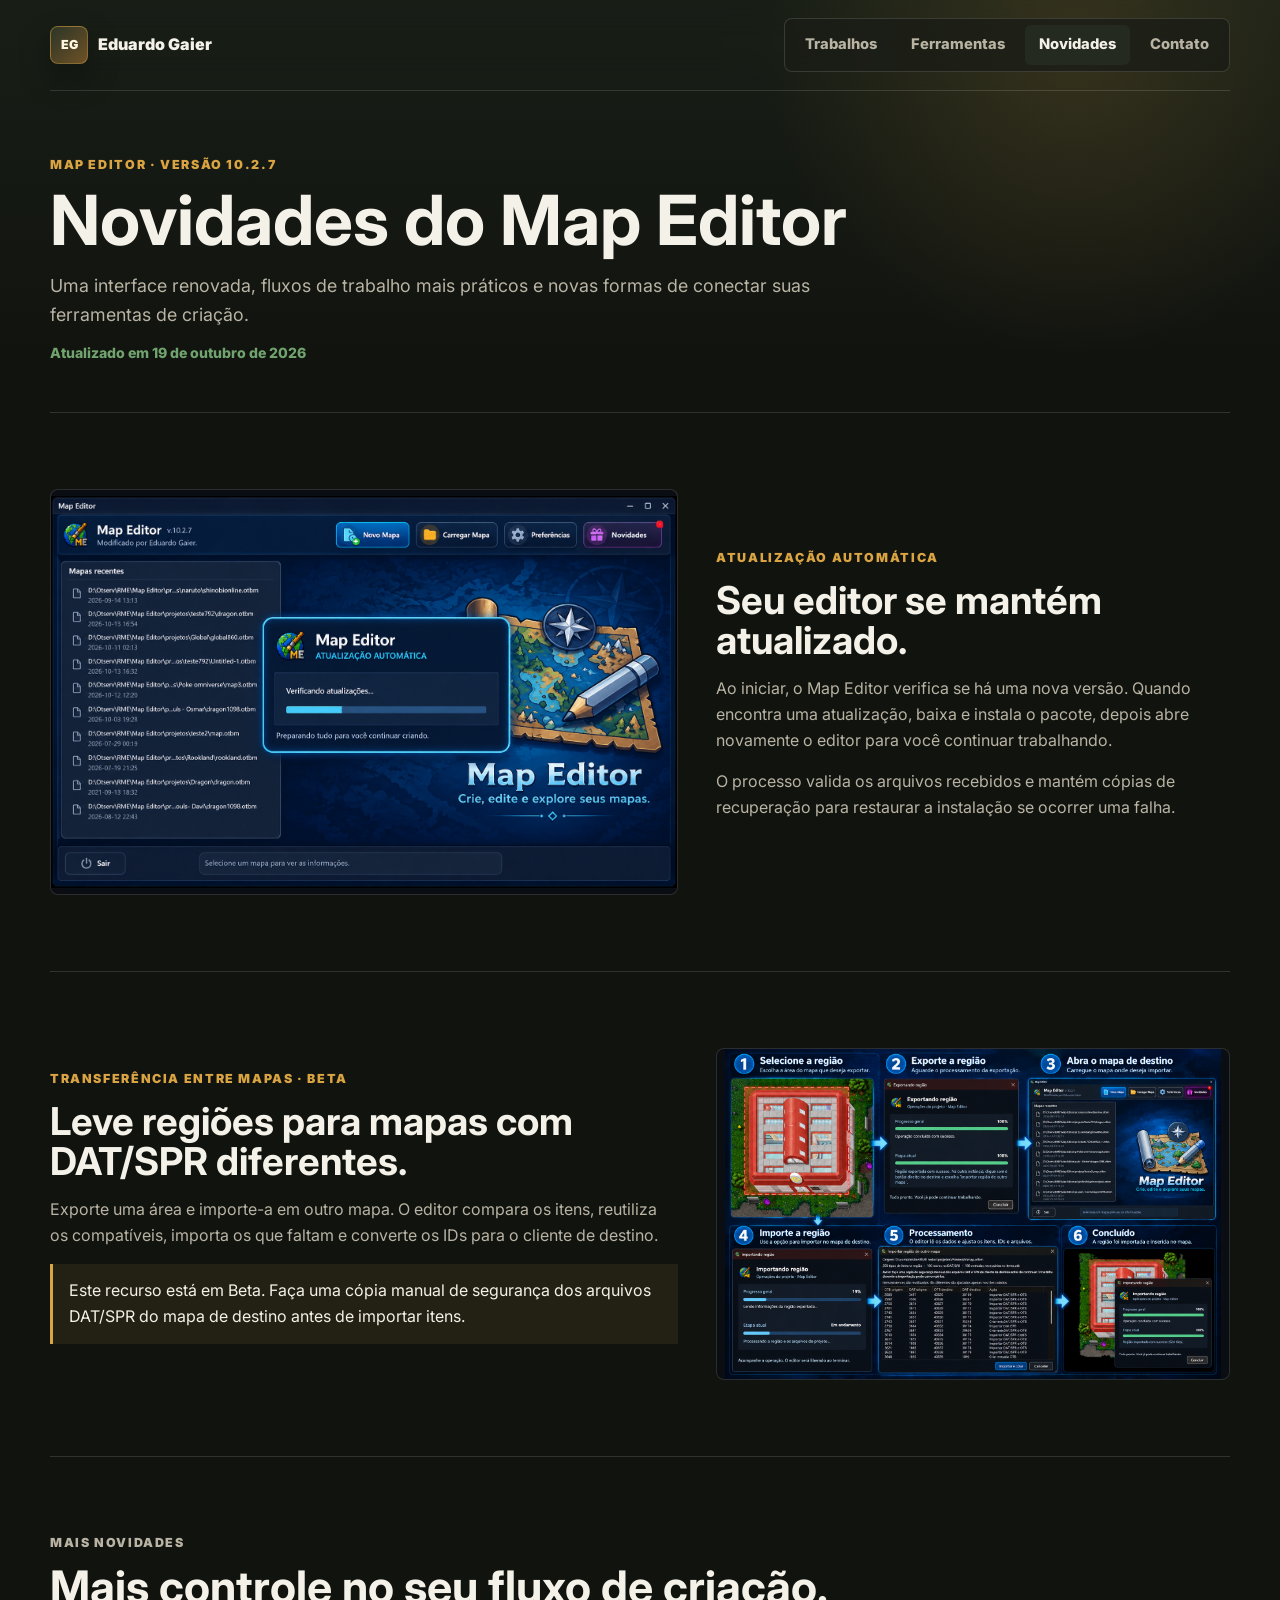
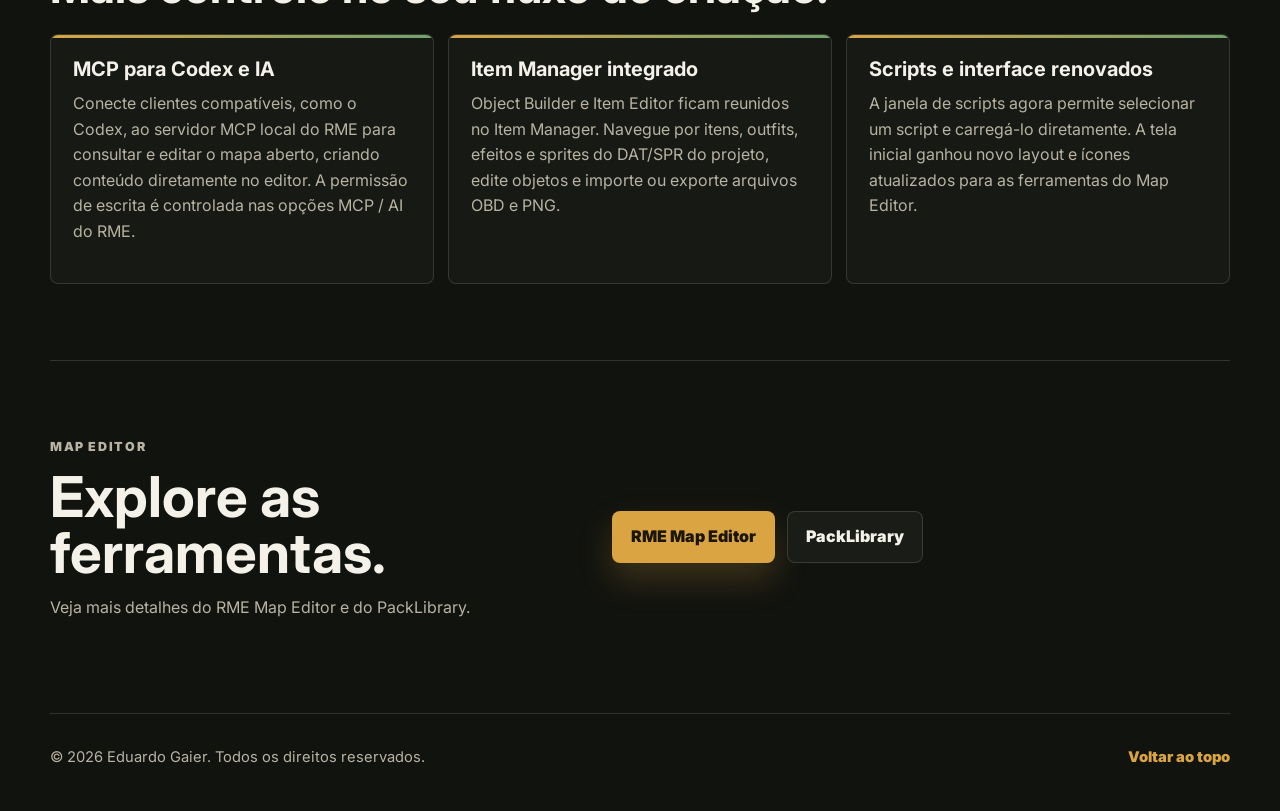
<file: novidades.html>
<!doctype html>
<html lang="pt-BR">
  <head>
    <meta charset="utf-8" />
    <meta name="viewport" content="width=device-width, initial-scale=1" />
    <meta
      name="description"
      content="Conheça as novidades do Map Editor de Eduardo Gaier: atualização automática, integração MCP com Codex, Item Manager e transferência entre mapas."
    />
    <meta name="theme-color" content="#1a4f43" />
    <title>Novidades do Map Editor | Eduardo Gaier</title>
    <link rel="preconnect" href="https://fonts.googleapis.com" />
    <link rel="preconnect" href="https://fonts.gstatic.com" crossorigin />
    <link
      href="https://fonts.googleapis.com/css2?family=Inter:wght@400;600;700;800;900&display=swap"
      rel="stylesheet"
    />
    <link rel="stylesheet" href="styles.css" />
  </head>
  <body>
    <header class="site-header">
      <a class="logo" href="index.html#inicio" aria-label="Voltar para o início">
        <span class="logo-mark" aria-hidden="true">EG</span>
        <span>Eduardo Gaier</span>
      </a>

      <nav class="nav" aria-label="Navegação principal">
        <a href="index.html#trabalhos">Trabalhos</a>
        <a href="rme.html">Ferramentas</a>
        <a href="novidades.html" aria-current="page">Novidades</a>
        <a href="index.html#contato">Contato</a>
      </nav>
    </header>

    <main>
      <section class="news-heading section-band" aria-labelledby="news-title">
        <p class="eyebrow">Map Editor · versão 10.2.7</p>
        <h1 id="news-title">Novidades do Map Editor</h1>
        <p class="news-lead">
          Uma interface renovada, fluxos de trabalho mais práticos e novas formas
          de conectar suas ferramentas de criação.
        </p>
        <p class="news-date">Atualizado em 19 de outubro de 2026</p>
      </section>

      <section class="news-entry section-band" aria-labelledby="auto-update-title">
        <div class="news-image">
          <img
            src="images/novidades/atualizacao-automatica.png"
            alt="Tela do Map Editor verificando e instalando uma atualização automaticamente"
          />
        </div>
        <div class="news-copy">
          <p class="eyebrow">Atualização automática</p>
          <h2 id="auto-update-title">Seu editor se mantém atualizado.</h2>
          <p>
            Ao iniciar, o Map Editor verifica se há uma nova versão. Quando encontra
            uma atualização, baixa e instala o pacote, depois abre novamente o editor
            para você continuar trabalhando.
          </p>
          <p>
            O processo valida os arquivos recebidos e mantém cópias de recuperação
            para restaurar a instalação se ocorrer uma falha.
          </p>
        </div>
      </section>

      <section class="news-entry section-band" aria-labelledby="region-transfer-title">
        <div class="news-copy">
          <p class="eyebrow">Transferência entre mapas · Beta</p>
          <h2 id="region-transfer-title">Leve regiões para mapas com DAT/SPR diferentes.</h2>
          <p>
            Exporte uma área e importe-a em outro mapa. O editor compara os itens,
            reutiliza os compatíveis, importa os que faltam e converte os IDs para
            o cliente de destino.
          </p>
          <p class="news-notice">
            Este recurso está em Beta. Faça uma cópia manual de segurança dos arquivos
            DAT/SPR do mapa de destino antes de importar itens.
          </p>
        </div>
        <div class="news-image">
          <img
            src="images/novidades/transferencia-regioes.png"
            alt="Guia visual em seis etapas para exportar uma região e importá-la em outro mapa"
          />
        </div>
      </section>

      <section class="news-tools section-band" aria-labelledby="news-tools-title">
        <div class="section-heading">
          <p class="eyebrow">Mais novidades</p>
          <h2 id="news-tools-title">Mais controle no seu fluxo de criação.</h2>
        </div>
        <div class="craft-list news-feature-list">
          <article>
            <h3>MCP para Codex e IA</h3>
            <p>
              Conecte clientes compatíveis, como o Codex, ao servidor MCP local do RME
              para consultar e editar o mapa aberto, criando conteúdo diretamente no
              editor. A permissão de escrita é controlada nas opções MCP / AI do RME.
            </p>
          </article>
          <article>
            <h3>Item Manager integrado</h3>
            <p>
              Object Builder e Item Editor ficam reunidos no Item Manager. Navegue por
              itens, outfits, efeitos e sprites do DAT/SPR do projeto, edite objetos e
              importe ou exporte arquivos OBD e PNG.
            </p>
          </article>
          <article>
            <h3>Scripts e interface renovados</h3>
            <p>
              A janela de scripts agora permite selecionar um script e carregá-lo
              diretamente. A tela inicial ganhou novo layout e ícones atualizados para
              as ferramentas do Map Editor.
            </p>
          </article>
        </div>
      </section>

      <section class="contact section-band" aria-labelledby="news-contact-title">
        <div>
          <p class="eyebrow">Map Editor</p>
          <h2 id="news-contact-title">Explore as ferramentas.</h2>
          <p>Veja mais detalhes do RME Map Editor e do PackLibrary.</p>
        </div>
        <div class="contact-actions" aria-label="Páginas de ferramentas">
          <a class="button primary" href="rme.html">RME Map Editor</a>
          <a class="button secondary" href="packlibrary.html">PackLibrary</a>
        </div>
      </section>
    </main>

    <footer class="site-footer">
      <span>© <span id="year"></span> Eduardo Gaier. Todos os direitos reservados.</span>
      <a href="#news-title">Voltar ao topo</a>
    </footer>

    <script src="script.js"></script>
  </body>
</html>
</file>
<file: styles.css>
:root {
  color-scheme: dark;
  --bg: #11130f;
  --surface: #1a1d17;
  --surface-soft: #242a20;
  --text: #f4f1e8;
  --muted: #b8b3a3;
  --brand: #d9a441;
  --brand-dark: #9d642b;
  --accent: #70a36d;
  --line: rgba(244, 241, 232, 0.14);
  --shadow: 0 22px 70px rgba(0, 0, 0, 0.34);
}

* {
  box-sizing: border-box;
}

html {
  scroll-behavior: smooth;
}

body {
  margin: 0;
  min-width: 320px;
  background:
    linear-gradient(180deg, rgba(112, 163, 109, 0.08), transparent 360px),
    radial-gradient(circle at 84% 2%, rgba(217, 164, 65, 0.16), transparent 310px),
    var(--bg);
  color: var(--text);
  font-family: "Inter", system-ui, -apple-system, BlinkMacSystemFont, "Segoe UI", sans-serif;
  line-height: 1.6;
}

body.lightbox-open {
  overflow: hidden;
}

img {
  display: block;
  max-width: 100%;
}

a,
button {
  color: inherit;
  font: inherit;
}

a {
  text-decoration: none;
}

button {
  cursor: pointer;
}

.site-header {
  position: sticky;
  top: 0;
  z-index: 20;
  display: flex;
  align-items: center;
  justify-content: space-between;
  gap: 24px;
  width: min(1180px, calc(100% - 32px));
  margin: 0 auto;
  padding: 18px 0;
  backdrop-filter: blur(18px);
}

.logo,
.nav,
.hero-actions,
.contact-actions,
.site-footer {
  display: flex;
  align-items: center;
}

.logo {
  gap: 10px;
  font-weight: 900;
  letter-spacing: 0;
}

.logo-mark {
  display: grid;
  width: 38px;
  height: 38px;
  place-items: center;
  border: 1px solid rgba(217, 164, 65, 0.45);
  border-radius: 8px;
  background: linear-gradient(135deg, #2c3527, #6e5126);
  color: #fff7df;
  font-size: 0.78rem;
  box-shadow: 0 14px 32px rgba(0, 0, 0, 0.3);
}

.nav {
  gap: 6px;
  padding: 6px;
  border: 1px solid var(--line);
  border-radius: 8px;
  background: rgba(26, 29, 23, 0.78);
}

.nav a {
  padding: 8px 14px;
  border-radius: 6px;
  color: var(--muted);
  font-size: 0.92rem;
  font-weight: 800;
  white-space: nowrap;
}

.nav a:hover,
.nav a:focus-visible,
.nav a[aria-current="page"] {
  background: var(--surface-soft);
  color: var(--text);
}

.hero,
.section-band,
.site-footer {
  width: min(1180px, calc(100% - 32px));
  margin: 0 auto;
}

.hero {
  display: grid;
  grid-template-columns: minmax(0, 0.95fr) minmax(320px, 0.9fr);
  gap: 42px;
  align-items: center;
  min-height: calc(100vh - 74px);
  padding: 44px 0 74px;
}

.hero-media {
  overflow: hidden;
  border: 1px solid var(--line);
  border-radius: 8px;
  background: var(--surface);
  box-shadow: var(--shadow);
}

.hero-media img {
  width: 100%;
  height: clamp(320px, 52vw, 620px);
  object-fit: cover;
}

.home-hero h1 {
  font-size: clamp(2.6rem, 5.8vw, 5.2rem);
  line-height: 0.98;
}

.rme-hero,
.tool-hero {
  position: relative;
  isolation: isolate;
  display: flex;
  align-items: center;
  justify-content: flex-end;
  min-height: clamp(520px, 48vw, 610px);
  margin-top: 46px;
  padding: 34px;
  border: 1px solid var(--line);
  border-radius: 8px;
  box-shadow: var(--shadow);
}

.rme-hero {
  background:
    linear-gradient(90deg, rgba(17, 19, 15, 0.28), rgba(17, 19, 15, 0.94) 58%),
    url("images/rme/rmeintro.png") left center / cover no-repeat,
    rgba(26, 29, 23, 0.68);
}

.tool-hero {
  background:
    linear-gradient(90deg, rgba(17, 19, 15, 0.2), rgba(17, 19, 15, 0.95) 58%),
    url("images/ferramentas/ferramentas.png") left center / cover no-repeat,
    rgba(26, 29, 23, 0.68);
}

.rme-hero .hero-content,
.tool-hero .hero-content {
  max-width: 520px;
  padding: clamp(20px, 3vw, 42px) 0;
}

.rme-hero h1,
.tool-hero h1 {
  font-size: clamp(2.35rem, 4.2vw, 4rem);
  line-height: 0.98;
}

.rme-hero .hero-copy,
.tool-hero .hero-copy {
  max-width: 500px;
  margin-bottom: 24px;
  font-size: 1rem;
}

.hero-content {
  max-width: 640px;
}

.eyebrow {
  margin: 0 0 12px;
  color: var(--brand);
  font-size: 0.78rem;
  font-weight: 900;
  letter-spacing: 0.13em;
  text-transform: uppercase;
}

h1,
h2,
h3,
p {
  margin-top: 0;
}

h1 {
  margin-bottom: 20px;
  font-size: clamp(3rem, 7.5vw, 6.7rem);
  line-height: 0.94;
  letter-spacing: 0;
}

h2 {
  margin-bottom: 14px;
  font-size: clamp(2.1rem, 4.4vw, 4rem);
  line-height: 1;
  letter-spacing: 0;
}

h3 {
  margin-bottom: 10px;
  font-size: 1.25rem;
  line-height: 1.2;
}

.hero-copy,
.section-heading p,
.intro p,
.intro-lead,
.craft-list p,
.work-copy p,
.tools p,
.testimonial-card p,
.testimonial-card span,
.contact p {
  color: var(--muted);
}

.hero-copy {
  max-width: 600px;
  margin-bottom: 30px;
  font-size: 1.12rem;
}

.hero-actions,
.contact-actions {
  flex-wrap: wrap;
  gap: 12px;
}

.button {
  display: inline-flex;
  align-items: center;
  justify-content: center;
  min-height: 46px;
  padding: 12px 18px;
  border: 1px solid transparent;
  border-radius: 8px;
  font-weight: 900;
}

.button.primary {
  background: var(--brand);
  color: #1b160b;
  box-shadow: 0 16px 34px rgba(217, 164, 65, 0.22);
}

.button.primary:hover,
.button.primary:focus-visible {
  background: #f0bd59;
}

.button.secondary {
  border-color: var(--line);
  background: var(--surface);
  color: var(--text);
}

.section-band {
  padding: 76px 0;
  border-top: 1px solid var(--line);
}

.video-showcase {
  padding-top: 42px;
}

.video-showcase .section-heading {
  margin-bottom: 22px;
}

.video-showcase .section-heading h2 {
  font-size: clamp(1.9rem, 3vw, 2.8rem);
}

.video-frame {
  width: 100%;
  aspect-ratio: 16 / 9;
  overflow: hidden;
  border: 1px solid var(--line);
  border-radius: 8px;
  background: #080908;
  box-shadow: var(--shadow);
}

.video-frame iframe {
  display: block;
  width: 100%;
  height: 100%;
  border: 0;
}

.compact-band {
  padding: 34px 0;
}

main > .tool-menu:first-child {
  border-top: 0;
  padding-top: 24px;
}

.tool-menu {
  display: flex;
  align-items: center;
  justify-content: space-between;
  gap: 24px;
}

.tool-menu h2 {
  margin-bottom: 0;
  font-size: clamp(1.8rem, 3vw, 2.7rem);
}

.tool-switch {
  display: flex;
  gap: 8px;
  overflow-x: auto;
  padding: 6px;
  border: 1px solid var(--line);
  border-radius: 8px;
  background: rgba(12, 14, 11, 0.62);
}

.tool-switch a {
  flex: 0 0 auto;
  min-width: 150px;
  padding: 10px 14px;
  border: 1px solid transparent;
  border-radius: 6px;
  color: var(--muted);
  font-weight: 900;
  text-align: center;
  white-space: nowrap;
}

.tool-switch a:hover,
.tool-switch a:focus-visible,
.tool-switch a.active {
  border-color: rgba(217, 164, 65, 0.58);
  background: rgba(217, 164, 65, 0.14);
  color: var(--text);
}

.intro {
  display: grid;
  grid-template-columns: minmax(0, 0.72fr) minmax(320px, 1fr);
  gap: 34px;
}

.craft-list,
.intro-grid,
.tool-list {
  display: grid;
  grid-template-columns: repeat(2, minmax(0, 1fr));
  gap: 14px;
}

.feature-strip {
  display: grid;
  grid-template-columns: minmax(0, 0.72fr) minmax(320px, 1fr);
  gap: 34px;
  align-items: start;
}

.feature-strip > .section-heading {
  margin-bottom: 0;
}

.feature-strip > .craft-list {
  grid-column: 1 / -1;
}

.split-copy {
  display: grid;
  grid-template-columns: minmax(260px, 0.72fr) minmax(320px, 1fr);
  gap: 42px;
  align-items: start;
}

.split-copy .eyebrow {
  grid-column: 1 / -1;
  margin-bottom: 0;
}

.split-copy h2,
.split-copy .intro-lead {
  margin-bottom: 0;
}

.split-copy h2 {
  font-size: clamp(1.9rem, 2.9vw, 3rem);
  line-height: 1.05;
}

.split-copy .intro-lead {
  max-width: 560px;
  font-size: 1.02rem;
}

.stats-grid {
  display: grid;
  grid-template-columns: repeat(2, minmax(0, 1fr));
  gap: 14px;
}

.stats-grid article {
  min-height: 138px;
  padding: 22px;
  border: 1px solid var(--line);
  border-radius: 8px;
  background:
    linear-gradient(135deg, rgba(112, 163, 109, 0.15), transparent 54%),
    rgba(26, 29, 23, 0.78);
}

.stats-grid strong,
.stats-grid span {
  display: block;
}

.stats-grid strong {
  color: var(--text);
  font-size: clamp(1.55rem, 3vw, 2.35rem);
  line-height: 1;
}

.stats-grid span {
  margin-top: 10px;
  color: var(--brand);
  font-size: 0.82rem;
  font-weight: 900;
  letter-spacing: 0.11em;
  text-transform: uppercase;
}

.craft-list article,
.intro article,
.tool-list article {
  min-height: 190px;
  padding: 22px;
  border: 1px solid var(--line);
  border-radius: 8px;
  background: rgba(26, 29, 23, 0.72);
}

.craft-list article {
  position: relative;
  overflow: hidden;
}

.craft-list article::before {
  content: "";
  position: absolute;
  top: 0;
  left: 0;
  width: 100%;
  height: 3px;
  background: linear-gradient(90deg, var(--brand), var(--accent));
}

.intro article span {
  display: block;
  margin-bottom: 28px;
  color: rgba(217, 164, 65, 0.56);
  font-size: 2rem;
  font-weight: 900;
  line-height: 1;
}

.section-heading {
  max-width: 760px;
  margin-bottom: 24px;
}

.news-heading {
  padding-top: 64px;
  padding-bottom: 48px;
}

.news-heading h1 {
  max-width: 900px;
  margin-bottom: 18px;
  font-size: clamp(2.7rem, 5.4vw, 5rem);
  line-height: 0.98;
}

.news-lead {
  max-width: 760px;
  margin-bottom: 12px;
  color: var(--muted);
  font-size: 1.12rem;
}

.news-date {
  margin-bottom: 0;
  color: var(--accent);
  font-size: 0.88rem;
  font-weight: 800;
}

.news-entry {
  display: grid;
  grid-template-columns: minmax(0, 1.1fr) minmax(320px, 0.9fr);
  gap: 38px;
  align-items: center;
}

.news-image {
  overflow: hidden;
  border: 1px solid var(--line);
  border-radius: 8px;
  background: #0a0d12;
}

.news-image img {
  width: 100%;
  aspect-ratio: 1.55 / 1;
  object-fit: contain;
}

.news-copy h2 {
  margin-bottom: 16px;
  font-size: clamp(1.9rem, 3vw, 3rem);
  line-height: 1.05;
}

.news-copy p:not(.eyebrow) {
  color: var(--muted);
}

.news-notice {
  padding: 14px 16px;
  border-left: 3px solid var(--brand);
  background: rgba(217, 164, 65, 0.09);
  color: var(--text) !important;
}

.news-tools > .section-heading {
  max-width: 820px;
}

.news-tools > .section-heading h2 {
  font-size: clamp(2rem, 3.5vw, 3rem);
}

.news-feature-list {
  grid-template-columns: repeat(3, minmax(0, 1fr));
}

.work-tabs {
  display: flex;
  gap: 8px;
  overflow-x: auto;
  padding: 0 0 14px;
  scrollbar-width: thin;
}

.work-tab {
  flex: 0 0 auto;
  padding: 10px 14px;
  border: 1px solid var(--line);
  border-radius: 8px;
  background: var(--surface);
  color: var(--muted);
  font-weight: 900;
}

.work-tab:hover,
.work-tab:focus-visible,
.work-tab.active {
  border-color: rgba(217, 164, 65, 0.65);
  background: rgba(217, 164, 65, 0.14);
  color: var(--text);
}

.work-panels {
  margin-top: 18px;
}

.work-panel {
  display: none;
  grid-template-columns: minmax(220px, 0.32fr) minmax(0, 1fr);
  gap: 20px;
  align-items: stretch;
}

.work-panel.active {
  display: grid;
}

.work-copy {
  padding: 24px;
  border: 1px solid var(--line);
  border-radius: 8px;
  background: var(--surface);
}

.work-copy span {
  color: var(--brand);
  font-size: 0.75rem;
  font-weight: 900;
  letter-spacing: 0.12em;
  text-transform: uppercase;
}

.carousel {
  position: relative;
  overflow: hidden;
  min-height: 388px;
  border: 1px solid var(--line);
  border-radius: 8px;
  background: #0c0e0b;
}

.carousel-track {
  display: grid;
  grid-auto-columns: minmax(72%, 1fr);
  grid-auto-flow: column;
  gap: 14px;
  height: 100%;
  overflow-x: auto;
  padding: 18px;
  scroll-behavior: smooth;
  scroll-snap-type: x mandatory;
  scrollbar-width: none;
}

.carousel-track::-webkit-scrollbar {
  display: none;
}

.gallery-image {
  position: relative;
  display: block;
  width: 100%;
  height: 350px;
  overflow: hidden;
  padding: 0;
  border: 0;
  border-radius: 8px;
  background: #151812;
  cursor: zoom-in;
  scroll-snap-align: center;
}

.gallery-image img {
  width: 100%;
  height: 100%;
  object-fit: cover;
  transition: filter 180ms ease;
}

.gallery-image.titled img {
  height: calc(100% - 54px);
  padding-bottom: 0;
  background: #151812;
  object-fit: contain;
}

.gallery-caption {
  position: absolute;
  right: 0;
  bottom: 0;
  left: 0;
  min-height: 54px;
  padding: 14px 16px;
  border-top: 1px solid rgba(244, 241, 232, 0.14);
  background: rgba(12, 14, 11, 0.94);
  color: var(--text);
  font-size: 0.95rem;
  font-weight: 900;
  text-align: left;
}

.gallery-image:hover img,
.gallery-image:focus-visible img {
  filter: brightness(1.08);
}

.carousel-arrow,
.lightbox-close,
.lightbox-nav {
  display: grid;
  place-items: center;
  border: 1px solid rgba(244, 241, 232, 0.18);
  border-radius: 8px;
  background: rgba(17, 19, 15, 0.82);
  color: var(--text);
  box-shadow: 0 16px 40px rgba(0, 0, 0, 0.34);
}

.carousel-arrow {
  position: absolute;
  top: 50%;
  z-index: 3;
  width: 44px;
  height: 58px;
  transform: translateY(-50%);
  font-size: 2.1rem;
  line-height: 1;
}

.carousel-arrow:hover,
.carousel-arrow:focus-visible,
.lightbox-close:hover,
.lightbox-close:focus-visible,
.lightbox-nav:hover,
.lightbox-nav:focus-visible {
  border-color: rgba(217, 164, 65, 0.78);
  background: rgba(36, 42, 32, 0.96);
}

.carousel-arrow.prev {
  left: 16px;
}

.carousel-arrow.next {
  right: 16px;
}

.tools {
  display: grid;
  grid-template-columns: minmax(0, 0.76fr) minmax(320px, 1fr);
  gap: 34px;
}

.rme-carousel .carousel-track {
  grid-auto-columns: clamp(240px, 31vw, 430px);
  align-items: start;
}

.rme-carousel .gallery-image {
  height: auto;
  aspect-ratio: 1323 / 885;
}

.rme-carousel .gallery-image.titled img {
  height: calc(100% - 46px);
}

.rme-carousel .gallery-caption {
  min-height: 46px;
  padding: 12px 14px;
  font-size: 0.86rem;
}

.testimonials {
  position: relative;
}

.testimonial-grid {
  display: grid;
  grid-template-columns: repeat(3, minmax(0, 1fr));
  gap: 16px;
}

.testimonial-card {
  display: flex;
  min-height: 300px;
  flex-direction: column;
  justify-content: space-between;
  gap: 28px;
  padding: 24px;
  border: 1px solid var(--line);
  border-radius: 8px;
  background:
    linear-gradient(180deg, rgba(217, 164, 65, 0.08), transparent 42%),
    rgba(26, 29, 23, 0.78);
}

.testimonial-card p {
  margin-bottom: 0;
  font-size: 1.02rem;
}

.testimonial-card strong,
.testimonial-card span {
  display: block;
}

.testimonial-card strong {
  color: var(--text);
  font-size: 0.98rem;
}

.testimonial-card span {
  margin-top: 4px;
  font-size: 0.86rem;
  font-weight: 800;
}

.contact {
  display: grid;
  grid-template-columns: minmax(0, 0.85fr) minmax(280px, 1fr);
  gap: 36px;
  align-items: center;
}

.site-footer {
  justify-content: space-between;
  gap: 18px;
  padding: 32px 0 42px;
  border-top: 1px solid var(--line);
  color: var(--muted);
  font-size: 0.92rem;
}

.site-footer a {
  color: var(--brand);
  font-weight: 900;
}

.lightbox {
  position: fixed;
  inset: 0;
  z-index: 50;
  display: none;
  align-items: center;
  justify-content: center;
  padding: 72px;
  background: rgba(0, 0, 0, 0.88);
}

.lightbox.open {
  display: flex;
}

.lightbox img {
  max-width: min(96vw, 1500px);
  max-height: 86vh;
  border: 1px solid rgba(244, 241, 232, 0.18);
  border-radius: 8px;
  object-fit: contain;
  box-shadow: 0 28px 90px rgba(0, 0, 0, 0.5);
}

.lightbox-close {
  position: absolute;
  top: 20px;
  right: 20px;
  width: 46px;
  height: 46px;
  font-size: 2rem;
  line-height: 1;
}

.lightbox-nav {
  position: absolute;
  top: 50%;
  width: 50px;
  height: 68px;
  transform: translateY(-50%);
  font-size: 2.4rem;
}

.lightbox-prev {
  left: 20px;
}

.lightbox-next {
  right: 20px;
}

:focus-visible {
  outline: 3px solid rgba(217, 164, 65, 0.76);
  outline-offset: 3px;
}

@media (max-width: 940px) {
  .site-header {
    align-items: flex-start;
    flex-direction: column;
  }

  .nav {
    width: 100%;
    overflow-x: auto;
  }

  .hero,
  .intro,
  .tools,
  .feature-strip,
  .news-entry,
  .contact,
  .work-panel.active {
    grid-template-columns: 1fr;
  }

  .news-feature-list {
    grid-template-columns: repeat(2, minmax(0, 1fr));
  }

  .tool-menu {
    align-items: flex-start;
    flex-direction: column;
  }

  .tool-switch {
    width: 100%;
  }

  .split-copy {
    grid-template-columns: 1fr;
  }

  .hero {
    min-height: auto;
    padding-top: 28px;
  }

  .hero-media {
    order: 2;
  }

  .rme-hero,
  .tool-hero {
    display: grid;
    padding: 22px;
  }

  .rme-hero {
    background:
      linear-gradient(180deg, rgba(17, 19, 15, 0.44), rgba(17, 19, 15, 0.92) 56%),
      url("images/rme/rmeintro.png") center top / cover no-repeat,
      rgba(26, 29, 23, 0.68);
  }

  .tool-hero {
    background:
      linear-gradient(180deg, rgba(17, 19, 15, 0.44), rgba(17, 19, 15, 0.92) 56%),
      url("images/ferramentas/ferramentas.png") center top / cover no-repeat,
      rgba(26, 29, 23, 0.68);
  }

  .rme-hero .hero-content,
  .tool-hero .hero-content {
    padding-top: clamp(170px, 40vw, 280px);
  }

  .carousel {
    min-height: 330px;
  }

  .gallery-image {
    height: 300px;
  }

  .testimonial-grid {
    grid-template-columns: 1fr;
  }

  .testimonial-card {
    min-height: auto;
  }
}

@media (max-width: 640px) {
  .site-header,
  .hero,
  .section-band,
  .site-footer {
    width: min(100% - 24px, 1180px);
  }

  .craft-list,
  .intro-grid,
  .tool-list,
  .stats-grid {
    grid-template-columns: 1fr;
  }

  .button {
    width: 100%;
  }

  .carousel-track {
    grid-auto-columns: 100%;
    padding: 12px;
  }

  .rme-carousel .carousel-track {
    grid-auto-columns: 86%;
  }

  .carousel-arrow {
    width: 38px;
    height: 52px;
  }

  .gallery-image {
    height: 260px;
  }

  .lightbox {
    padding: 72px 12px;
  }

  .lightbox-nav {
    bottom: 18px;
    top: auto;
    width: 48px;
    height: 48px;
    transform: none;
  }

  .lightbox-prev {
    left: calc(50% - 58px);
  }

  .lightbox-next {
    right: calc(50% - 58px);
  }

  .site-footer {
    align-items: flex-start;
    flex-direction: column;
  }
}
</file>
